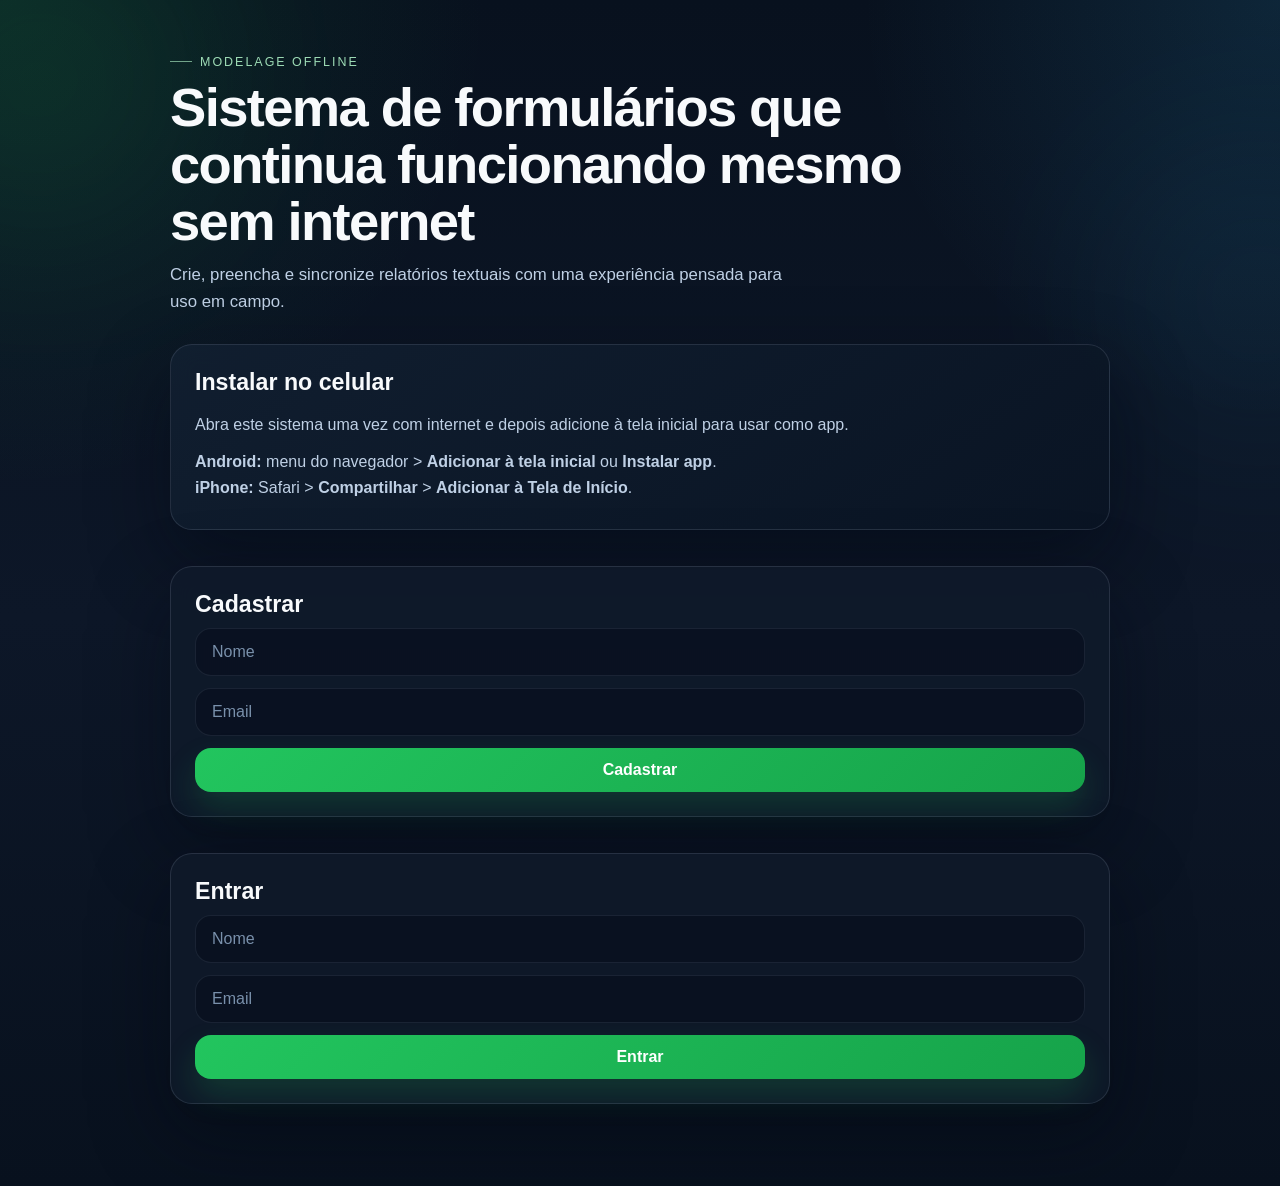
<file: index.html>
<!DOCTYPE html>
<html lang="pt-BR">
<head>
  <meta charset="UTF-8">
  <meta name="viewport" content="width=device-width, initial-scale=1.0">
  <meta name="theme-color" content="#0f172a">
  <title>Modelage Offline</title>
  <link rel="manifest" href="manifest.json">
  <link rel="apple-touch-icon" href="icons/icon-192.svg">
  <link rel="stylesheet" href="style.css">
</head>
<body>
  <div class="page-shell">
    <div class="glow glow-left"></div>
    <div class="glow glow-right"></div>

    <main class="container">
      <section id="telaAuth">
        <section class="hero hero-auth">
          <span class="eyebrow">Modelage Offline</span>
          <h1>Sistema de formulários que continua funcionando mesmo sem internet</h1>
          <p class="hero-copy">
            Crie, preencha e sincronize relatórios textuais com uma experiência pensada para uso em campo.
          </p>
        </section>

        <div class="grid-auth">
          <div class="card card-destaque">
            <h2>Instalar no celular</h2>
            <p class="descricao">
              Abra este sistema uma vez com internet e depois adicione à tela inicial para usar como app.
            </p>
            <button class="botao-secundario oculto js-install-app" type="button">Instalar app</button>
            <div class="guia-instalacao">
              <p><strong>Android:</strong> menu do navegador &gt; <strong>Adicionar à tela inicial</strong> ou <strong>Instalar app</strong>.</p>
              <p><strong>iPhone:</strong> Safari &gt; <strong>Compartilhar</strong> &gt; <strong>Adicionar à Tela de Início</strong>.</p>
            </div>
          </div>

          <div class="card">
            <h2>Cadastrar</h2>
            <form id="formCadastro">
              <input type="text" id="nomeCadastro" placeholder="Nome" required>
              <input type="email" id="emailCadastro" placeholder="Email" required>
              <button type="submit">Cadastrar</button>
            </form>
          </div>

          <div class="card">
            <h2>Entrar</h2>
            <form id="formLogin">
              <input type="text" id="nomeLogin" placeholder="Nome" required>
              <input type="email" id="emailLogin" placeholder="Email" required>
              <button type="submit">Entrar</button>
            </form>
          </div>
        </div>
      </section>

      <section id="telaHome" class="oculto">
        <section class="hero hero-home">
          <div>
            <span class="eyebrow">Painel principal</span>
            <h1>Bem-vindo!</h1>
            <p id="boasVindas" class="hero-copy"></p>
          </div>
          <button class="botao-secundario botao-topo" id="botaoSair" type="button">Sair</button>
        </section>

        <section class="painel-sync">
          <div class="painel-sync__topo">
            <div>
              <span class="eyebrow">Sincronização</span>
              <h2>Seu trabalho está protegido</h2>
            </div>
            <button class="botao-secundario botao-sync" id="botaoSyncManual" type="button">Sincronizar agora</button>
          </div>
          <p class="descricao">
            O app sincroniza sozinho sempre que consegue. Use o botão apenas para forçar uma nova tentativa.
          </p>
          <p class="descricao texto-suave" id="apiInfo"></p>
          <div class="status-bar">
            <span class="status-badge" id="statusBadge">Aguardando</span>
            <p class="status-sync" id="statusSync"></p>
          </div>
        </section>

        <div class="grid-home">
          <section class="card card-destaque">
            <h2>Instalar como app</h2>
            <p class="descricao">
              Depois da primeira carga online, abra pelo ícone na tela inicial para um uso offline mais confiável.
            </p>
            <button class="botao-secundario oculto js-install-app" type="button">Instalar app</button>
            <div class="guia-instalacao">
              <p><strong>Android:</strong> menu do navegador &gt; <strong>Adicionar à tela inicial</strong> ou <strong>Instalar app</strong>.</p>
              <p><strong>iPhone:</strong> Safari &gt; <strong>Compartilhar</strong> &gt; <strong>Adicionar à Tela de Início</strong>.</p>
            </div>
          </section>

          <section class="card card-form-builder">
            <span class="eyebrow">Novo formulário</span>
            <h2>Criar formulário</h2>
            <p class="descricao">
              Monte formulários em formato de documento, com título e espaço livre para texto.
            </p>
            <input type="text" id="nomeFormulario" placeholder="Título do formulário">
            <button id="botaoSalvarFormulario" type="button">Salvar formulário</button>
          </section>
        </div>

        <section class="card card-lista">
          <div class="card-lista__topo">
            <div>
              <span class="eyebrow">Biblioteca</span>
              <h2>Meus formulários</h2>
            </div>
          </div>
          <ul id="listaFormularios"></ul>
        </section>
      </section>

      <section id="telaFormulario" class="oculto">
        <section class="hero hero-form">
          <span class="eyebrow">Editor de registro</span>
          <h1 id="tituloFormulario">Formulário</h1>
          <p class="descricao hero-copy" id="descricaoFormulario">
            Preencha este formulário como um documento ou relatório.
          </p>
        </section>

        <section class="card card-editor">
          <div class="status-bar status-bar-editor">
            <span class="status-badge" id="statusBadgeFormulario">Rascunho</span>
            <p class="status-salvamento" id="statusSalvamento"></p>
          </div>
          <form id="formDinamico"></form>
          <div class="acoes-editor">
            <button type="button" id="botaoSalvarConteudo">Salvar conteúdo</button>
            <button type="button" class="botao-secundario" id="botaoVoltarHome">Voltar</button>
          </div>
        </section>
      </section>
    </main>
  </div>

  <script src="config.js"></script>
  <script src="script.js"></script>
</body>
</html>
</file>
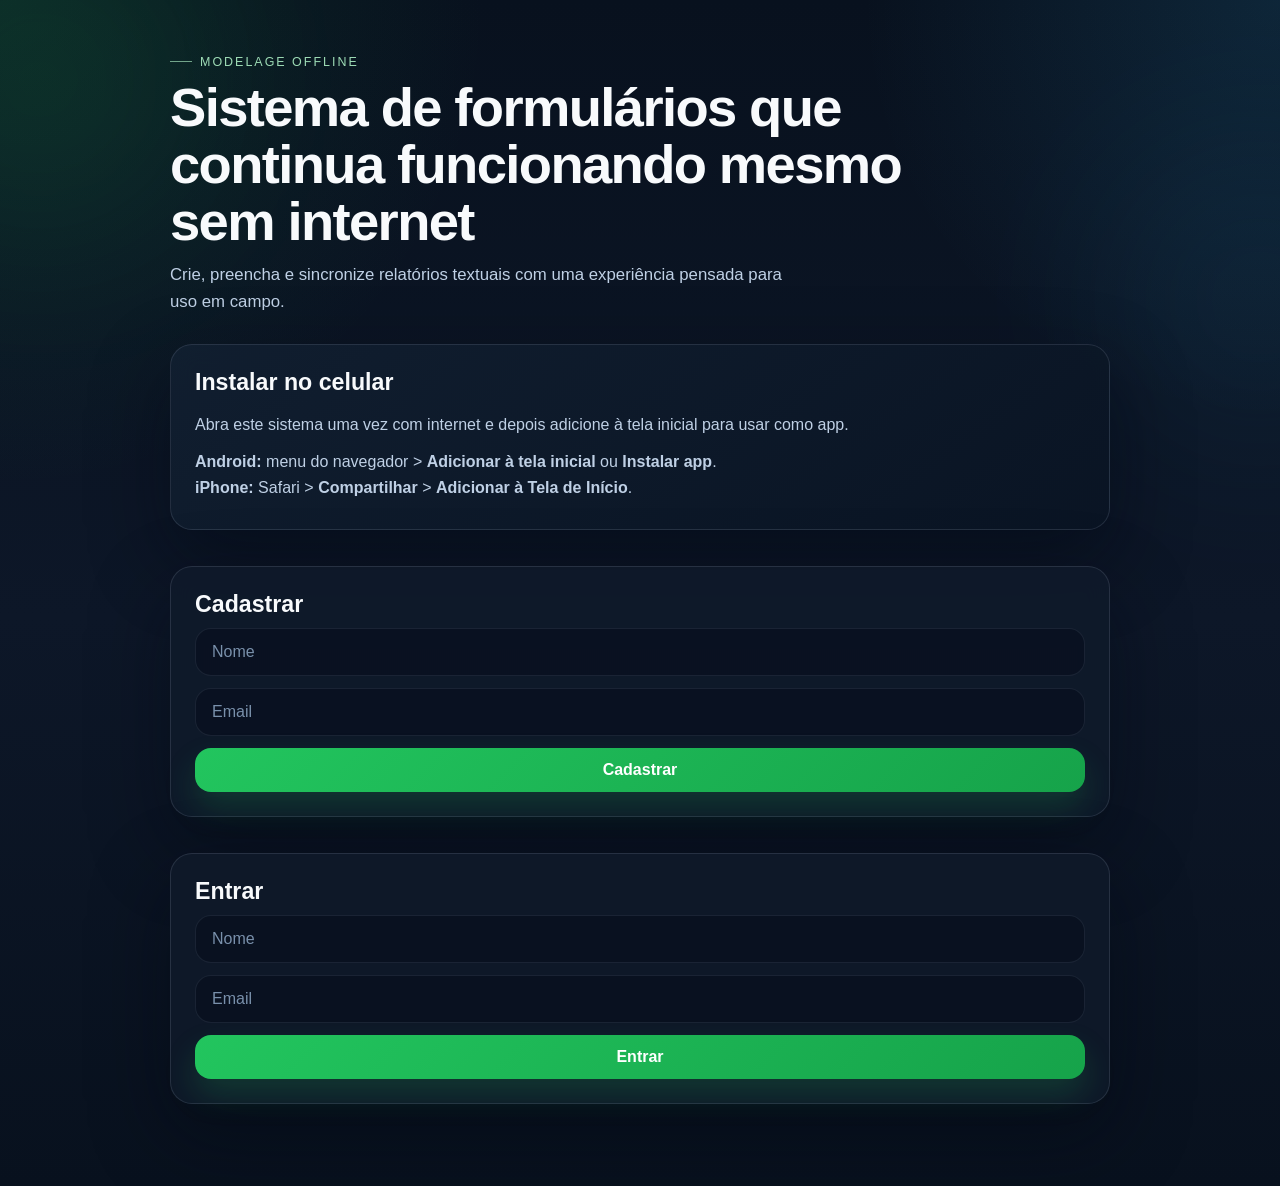
<file: formulario.html>
<!DOCTYPE html>
<html lang="pt-BR">
<head>
  <meta charset="UTF-8">
  <meta http-equiv="refresh" content="0; url=./index.html">
  <meta name="viewport" content="width=device-width, initial-scale=1.0">
  <title>Redirecionando...</title>
</head>
<body>
  <p>Redirecionando...</p>
</body>
</html>
</file>
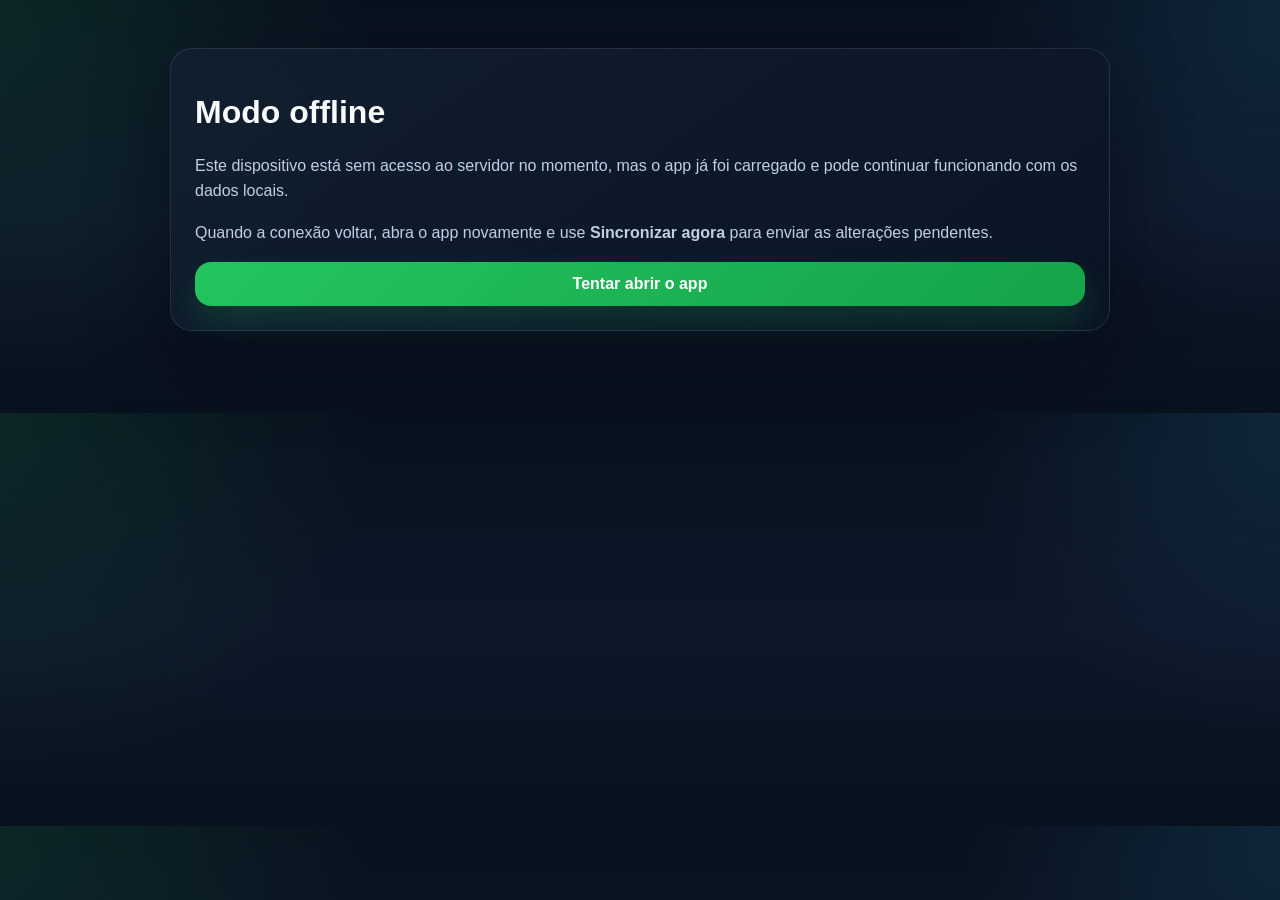
<file: offline.html>
<!DOCTYPE html>
<html lang="pt-BR">
<head>
  <meta charset="UTF-8">
  <meta name="viewport" content="width=device-width, initial-scale=1.0">
  <meta name="theme-color" content="#0f172a">
  <title>Offline</title>
  <link rel="manifest" href="manifest.json">
  <link rel="stylesheet" href="style.css">
</head>
<body>
  <div class="container">
    <div class="card card-destaque">
      <h1>Modo offline</h1>
      <p class="descricao">
        Este dispositivo está sem acesso ao servidor no momento, mas o app já foi carregado e pode continuar funcionando com os dados locais.
      </p>
      <p class="descricao">
        Quando a conexão voltar, abra o app novamente e use <strong>Sincronizar agora</strong> para enviar as alterações pendentes.
      </p>
      <button type="button" onclick="window.location.href='index.html'">Tentar abrir o app</button>
    </div>
  </div>
</body>
</html>
</file>
<file: style.css>
:root {
  --bg: #07111f;
  --card: rgba(16, 26, 43, 0.86);
  --line: rgba(148, 163, 184, 0.18);
  --text: #f8fafc;
  --muted: #bfd0e5;
  --muted-soft: #8da3bf;
  --accent: #22c55e;
  --accent-strong: #16a34a;
  --accent-soft: rgba(34, 197, 94, 0.14);
  --danger: #ef4444;
  --danger-strong: #dc2626;
  --warning-soft: rgba(245, 158, 11, 0.14);
  --shadow: 0 30px 80px rgba(3, 7, 18, 0.45);
}

* {
  box-sizing: border-box;
}

body {
  margin: 0;
  font-family: Arial, sans-serif;
  color: var(--text);
  background:
    radial-gradient(circle at top left, rgba(34, 197, 94, 0.12), transparent 28%),
    radial-gradient(circle at top right, rgba(56, 189, 248, 0.12), transparent 24%),
    linear-gradient(180deg, #08111e 0%, #0d1728 52%, #08111e 100%);
}

.page-shell {
  position: relative;
  min-height: 100vh;
  overflow: hidden;
}

.glow {
  position: absolute;
  width: 320px;
  height: 320px;
  border-radius: 999px;
  filter: blur(90px);
  opacity: 0.35;
  pointer-events: none;
}

.glow-left {
  top: -80px;
  left: -120px;
  background: rgba(34, 197, 94, 0.24);
}

.glow-right {
  top: 140px;
  right: -140px;
  background: rgba(56, 189, 248, 0.18);
}

.container {
  position: relative;
  max-width: 980px;
  margin: 0 auto;
  padding: 48px 20px 64px;
}

.hero {
  display: flex;
  justify-content: space-between;
  align-items: flex-start;
  gap: 20px;
  margin-bottom: 28px;
}

.hero-auth,
.hero-form {
  display: block;
  max-width: 760px;
}

.hero h1 {
  margin: 0;
  font-size: clamp(2rem, 5vw, 3.4rem);
  line-height: 1.05;
  letter-spacing: -0.03em;
}

.hero-copy,
.descricao {
  color: var(--muted);
  line-height: 1.6;
}

.hero-copy {
  max-width: 640px;
  margin-top: 12px;
  font-size: 1.05rem;
}

.eyebrow {
  display: inline-flex;
  align-items: center;
  gap: 8px;
  margin-bottom: 10px;
  color: #9ddbb5;
  font-size: 0.78rem;
  letter-spacing: 0.16em;
  text-transform: uppercase;
}

.eyebrow::before {
  content: "";
  width: 22px;
  height: 1px;
  background: rgba(157, 219, 181, 0.7);
}

.grid-auth,
.grid-home {
  display: grid;
  gap: 18px;
}

.grid-home {
  grid-template-columns: 1.1fr 1fr;
  margin-bottom: 18px;
}

.card,
.painel-sync {
  background: var(--card);
  border: 1px solid var(--line);
  border-radius: 22px;
  padding: 24px;
  margin-bottom: 18px;
  box-shadow: var(--shadow);
  backdrop-filter: blur(12px);
}

.card-destaque {
  background: linear-gradient(145deg, rgba(17, 31, 48, 0.96), rgba(10, 21, 36, 0.96));
}

.card h2,
.painel-sync h2 {
  margin: 0 0 10px;
  font-size: 1.45rem;
}

.texto-suave {
  color: var(--muted-soft);
}

.painel-sync__topo,
.card-lista__topo {
  display: flex;
  justify-content: space-between;
  align-items: flex-start;
  gap: 16px;
}

.status-bar {
  display: flex;
  align-items: center;
  gap: 12px;
  margin-top: 16px;
  padding: 12px 14px;
  border: 1px solid rgba(148, 163, 184, 0.12);
  border-radius: 16px;
  background: rgba(8, 15, 28, 0.42);
}

.status-bar-editor {
  margin-top: 0;
  margin-bottom: 18px;
}

.status-badge {
  display: inline-flex;
  align-items: center;
  justify-content: center;
  min-width: 108px;
  padding: 8px 12px;
  border-radius: 999px;
  font-size: 0.8rem;
  font-weight: 700;
  letter-spacing: 0.04em;
  text-transform: uppercase;
  background: rgba(148, 163, 184, 0.14);
  color: #dbe7f5;
}

.status-badge[data-variant="success"] {
  background: var(--accent-soft);
  color: #9ef0bb;
}

.status-badge[data-variant="warning"] {
  background: var(--warning-soft);
  color: #fcd34d;
}

.status-badge[data-variant="danger"] {
  background: rgba(239, 68, 68, 0.16);
  color: #fca5a5;
}

.status-sync,
.status-salvamento {
  margin: 0;
  color: var(--muted);
  min-height: 24px;
  line-height: 1.55;
}

input,
textarea {
  width: 100%;
  padding: 14px 16px;
  margin-bottom: 12px;
  border: 1px solid rgba(148, 163, 184, 0.12);
  border-radius: 16px;
  background: rgba(5, 13, 24, 0.46);
  color: var(--text);
  font: inherit;
}

input::placeholder,
textarea::placeholder {
  color: #7990ab;
}

textarea {
  min-height: 280px;
  resize: vertical;
  line-height: 1.6;
}

button {
  width: 100%;
  padding: 13px 16px;
  border: none;
  border-radius: 16px;
  background: linear-gradient(135deg, var(--accent), var(--accent-strong));
  color: white;
  font: inherit;
  font-weight: 700;
  cursor: pointer;
  transition: transform 0.16s ease, opacity 0.16s ease;
  box-shadow: 0 16px 32px rgba(34, 197, 94, 0.18);
}

button:hover {
  transform: translateY(-1px);
  opacity: 0.98;
}

.botao-secundario {
  background: rgba(51, 65, 85, 0.88);
  box-shadow: none;
}

.botao-sync,
.botao-topo {
  width: auto;
  min-width: 150px;
}

.oculto {
  display: none;
}

.guia-instalacao p {
  margin: 0 0 8px;
  color: var(--muted);
}

ul {
  padding: 0;
  margin: 0;
}

li {
  display: flex;
  justify-content: space-between;
  align-items: center;
  gap: 12px;
  margin-bottom: 12px;
  padding: 14px 16px;
  list-style: none;
  border: 1px solid rgba(148, 163, 184, 0.1);
  border-radius: 18px;
  background: rgba(8, 15, 27, 0.38);
}

.acoes-formulario {
  display: flex;
  gap: 8px;
}

li button {
  width: auto;
  margin-bottom: 0;
  box-shadow: none;
}

.botao-abrir {
  background: linear-gradient(135deg, #22c55e, #16a34a);
}

.botao-excluir {
  background: linear-gradient(135deg, var(--danger), var(--danger-strong));
}

.acoes-editor {
  display: flex;
  gap: 12px;
}

@media (max-width: 820px) {
  .grid-home {
    grid-template-columns: 1fr;
  }

  .hero {
    flex-direction: column;
  }

  .botao-topo,
  .botao-sync {
    width: 100%;
  }
}

@media (max-width: 640px) {
  .container {
    padding: 28px 16px 40px;
  }

  .card,
  .painel-sync {
    padding: 18px;
    border-radius: 18px;
  }

  .acoes-editor,
  .painel-sync__topo,
  .card-lista__topo,
  .status-bar,
  li {
    flex-direction: column;
    align-items: stretch;
  }

  .acoes-formulario {
    width: 100%;
  }

  .acoes-formulario button,
  li button {
    width: 100%;
  }
}
</file>
